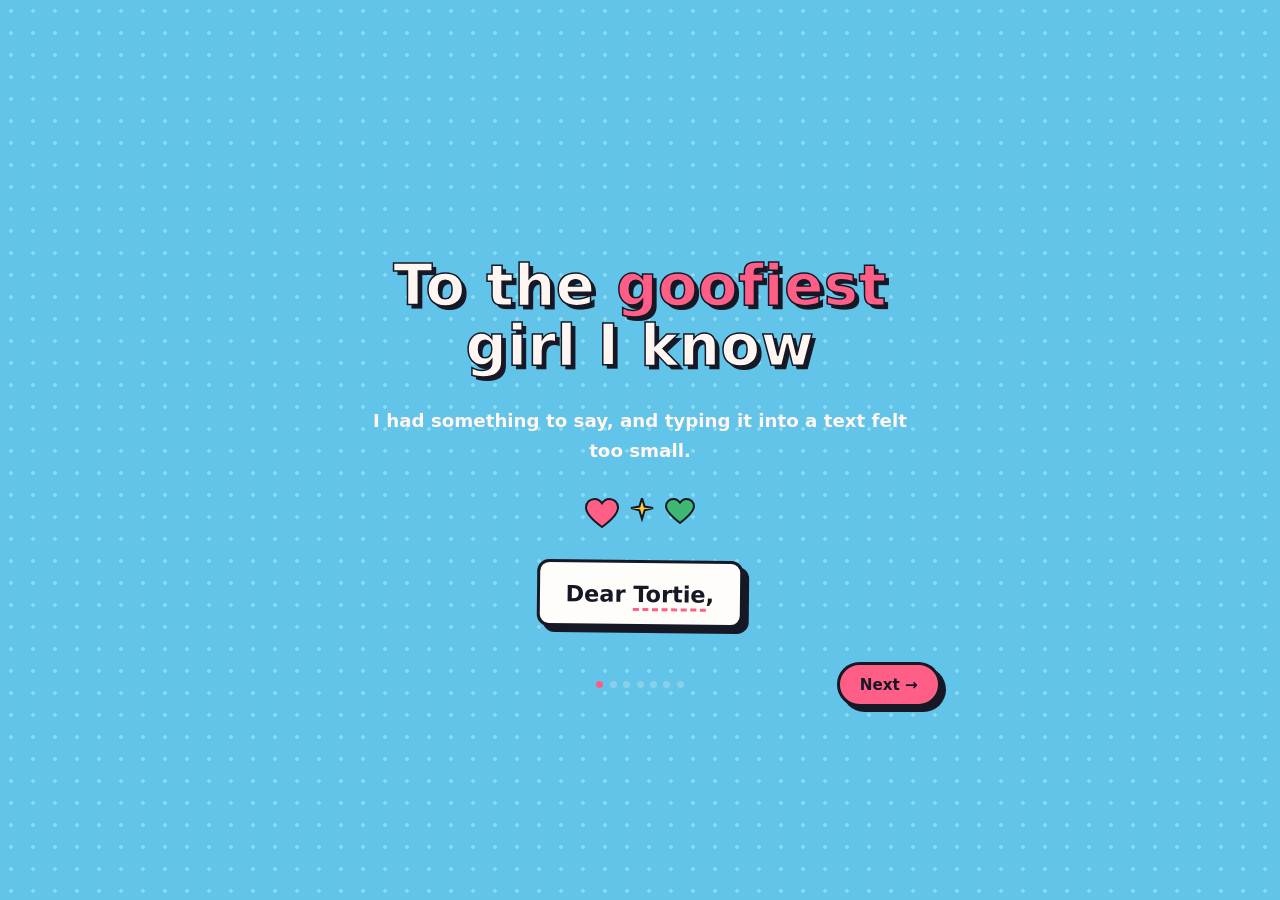
<file: index.html>
<!DOCTYPE html>
<html lang="en">
<head>
<meta charset="UTF-8">
<meta name="viewport" content="width=device-width, initial-scale=1.0">
<title>Still Yours — A Letter</title>
<link rel="stylesheet" href="styles.css">
</head>
<body>
<div class="page on-splash">
  <div class="shell splash">
    <h1 class="display">To the <mark>goofiest</mark> girl I know</h1>
    <p class="sub">I had something to say, and typing it into a text felt too small.</p>
    <div class="doodle-row" aria-hidden="true">
      <svg class="float-doodle" width="34" height="30" viewBox="0 0 34 30"><path d="M17 29C6 21 1 15 1 9.5 1 4.3 5 1 9.7 1c3 0 5.6 1.7 7.3 4.3C18.7 2.7 21.3 1 24.3 1 29 1 33 4.3 33 9.5 33 15 28 21 17 29Z" fill="var(--pink)" stroke="var(--ink)" stroke-width="2"/></svg>
      <svg class="float-doodle" width="26" height="26" viewBox="0 0 26 26"><path d="M13 0l2.6 8.6L24 10l-8.4 2.4L13 21l-2.6-8.6L2 10l8.4-1.4Z" fill="var(--yellow)" stroke="var(--ink)" stroke-width="2"/></svg>
      <svg class="float-doodle" width="30" height="26" viewBox="0 0 30 26"><path d="M15 25C6 18 1 13 1 8.3 1 3.8 4.5 1 8.5 1c2.6 0 4.9 1.5 6.5 3.8C16.6 2.5 18.9 1 21.5 1 25.5 1 29 3.8 29 8.3 29 13 24 18 15 25Z" fill="var(--green)" stroke="var(--ink)" stroke-width="2"/></svg>
    </div>

    <div class="salutation-card">
      <p>Dear <span class="edit-tag">Tortie</span>,</p>
    </div>

    <nav class="page-nav">
      <span></span>
      <span class="progress-dots" aria-hidden="true">
        <span class="dot is-current"></span><span class="dot"></span><span class="dot"></span><span class="dot"></span><span class="dot"></span><span class="dot"></span><span class="dot"></span>
      </span>
      <a class="btn-next" href="panel-1.html">Next →</a>
    </nav>
  </div>
</div>
</body>
</html>
</file>
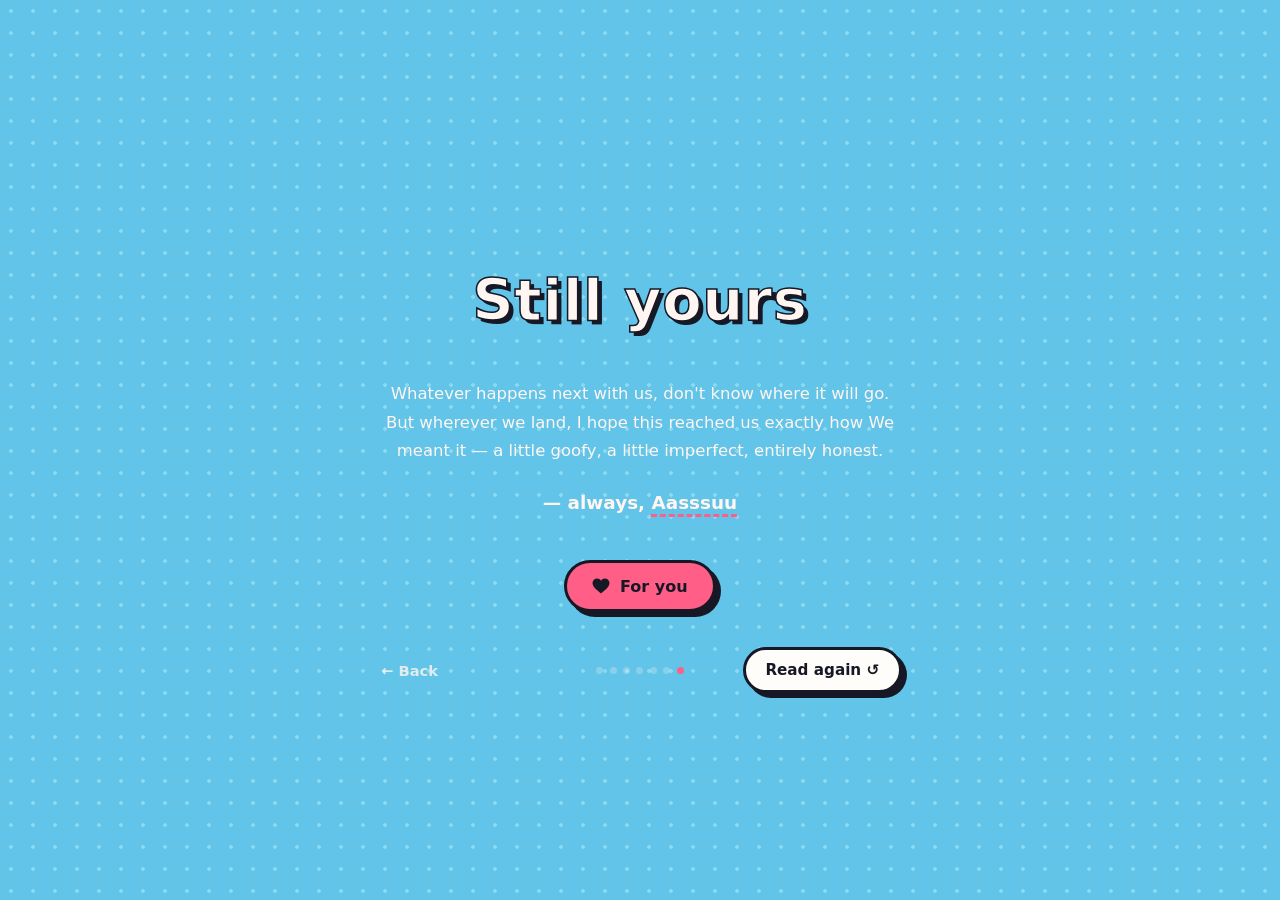
<file: closing.html>
<!DOCTYPE html>
<html lang="en">
<head>
<meta charset="UTF-8">
<meta name="viewport" content="width=device-width, initial-scale=1.0">
<title>Still Yours</title>
<link rel="stylesheet" href="styles.css">
</head>
<body>
<div class="page on-splash">
  <div class="shell splash closing">
    <h1 class="display">Still yours</h1>
    <p class="body-text">Whatever happens next with us, don't know where it will go. But wherever we land, I hope this reached us exactly how We meant it — a little goofy, a little imperfect, entirely honest.</p>
    <p class="signature">— always, <span class="edit-tag">Aasssuu</span></p>
    <button class="heart-btn" id="heart-btn" type="button">
      <svg width="18" height="16" viewBox="0 0 34 30" aria-hidden="true"><path d="M17 29C6 21 1 15 1 9.5 1 4.3 5 1 9.7 1c3 0 5.6 1.7 7.3 4.3C18.7 2.7 21.3 1 24.3 1 29 1 33 4.3 33 9.5 33 15 28 21 17 29Z" fill="var(--ink)"/></svg>
      For you
    </button>

    <nav class="page-nav">
      <a class="btn-back" href="panel-4.html">← Back</a>
      <span class="progress-dots" aria-hidden="true">
        <span class="dot"></span><span class="dot"></span><span class="dot"></span><span class="dot"></span><span class="dot"></span><span class="dot"></span><span class="dot is-current"></span>
      </span>
      <a class="btn-again" href="index.html">Read again ↺</a>
    </nav>
  </div>
</div>
<canvas id="confetti-canvas"></canvas>
<script src="script.js" defer></script>
</body>
</html>
</file>
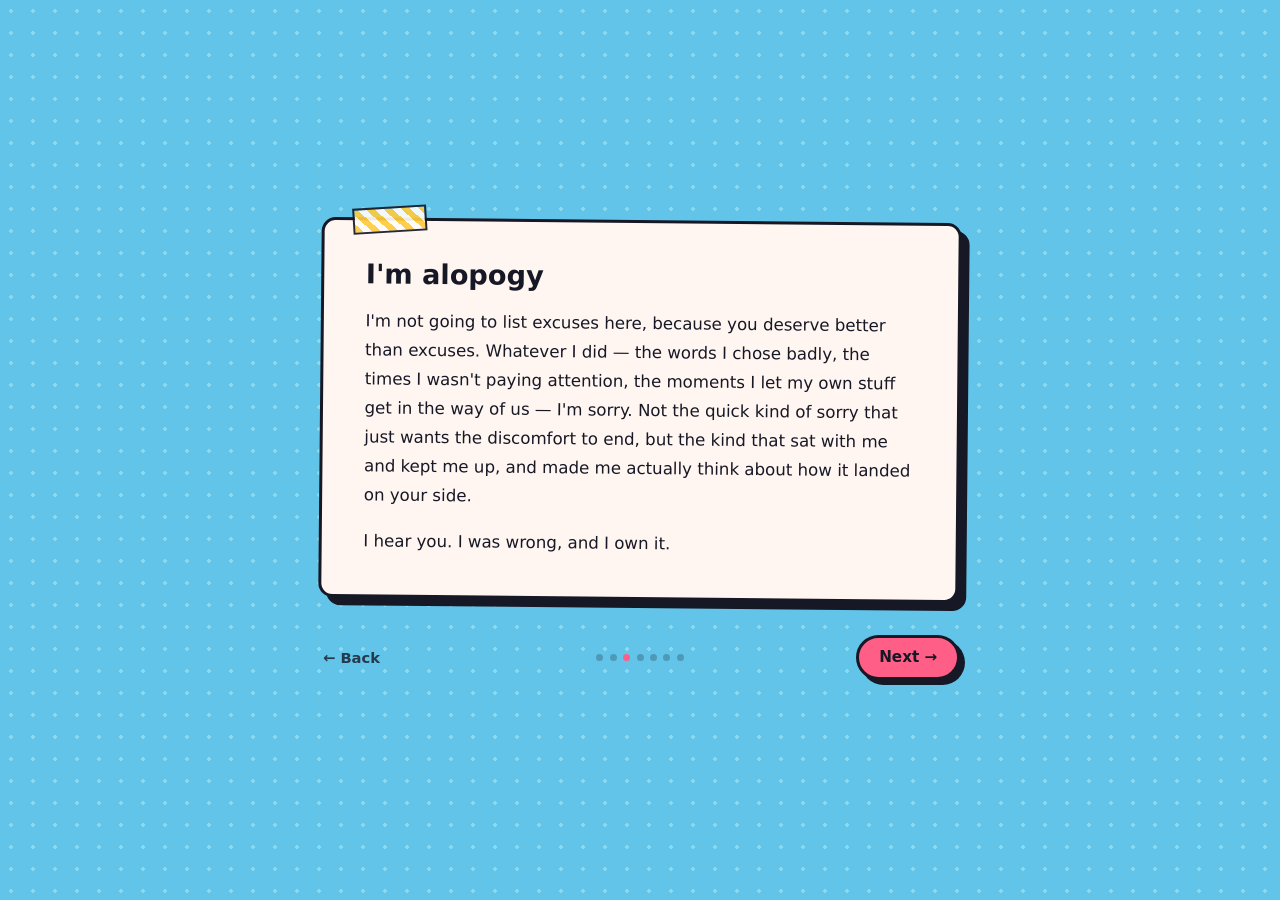
<file: panel-1.html>
<!DOCTYPE html>
<html lang="en">
<head>
<meta charset="UTF-8">
<meta name="viewport" content="width=device-width, initial-scale=1.0">
<link rel="stylesheet" href="styles.css">
</head>
<body>
<div class="page">
  <div class="shell">
    <section class="panel panel--b">
      <div class="tape" aria-hidden="true"></div>
      <h2>I'm alopogy</h2>
      <p>I'm not going to list excuses here, because you deserve better than excuses. Whatever I did — the words I chose badly, the times I wasn't paying attention, the moments I let my own stuff get in the way of us — I'm sorry. Not the quick kind of sorry that just wants the discomfort to end, but the kind that sat with me and kept me up, and made me actually think about how it landed on your side.</p>
      <p>I hear you. I was wrong, and I own it.</p>
    </section>

    <nav class="page-nav">
      <a class="btn-back" href="index.html">← Back</a>
      <span class="progress-dots" aria-hidden="true">
        <span class="dot"></span><span class="dot"></span><span class="dot is-current"></span><span class="dot"></span><span class="dot"></span><span class="dot"></span><span class="dot"></span>
      </span>
      <a class="btn-next" href="panel-2.html">Next →</a>
    </nav>
  </div>
</div>
</body>
</html>
</file>
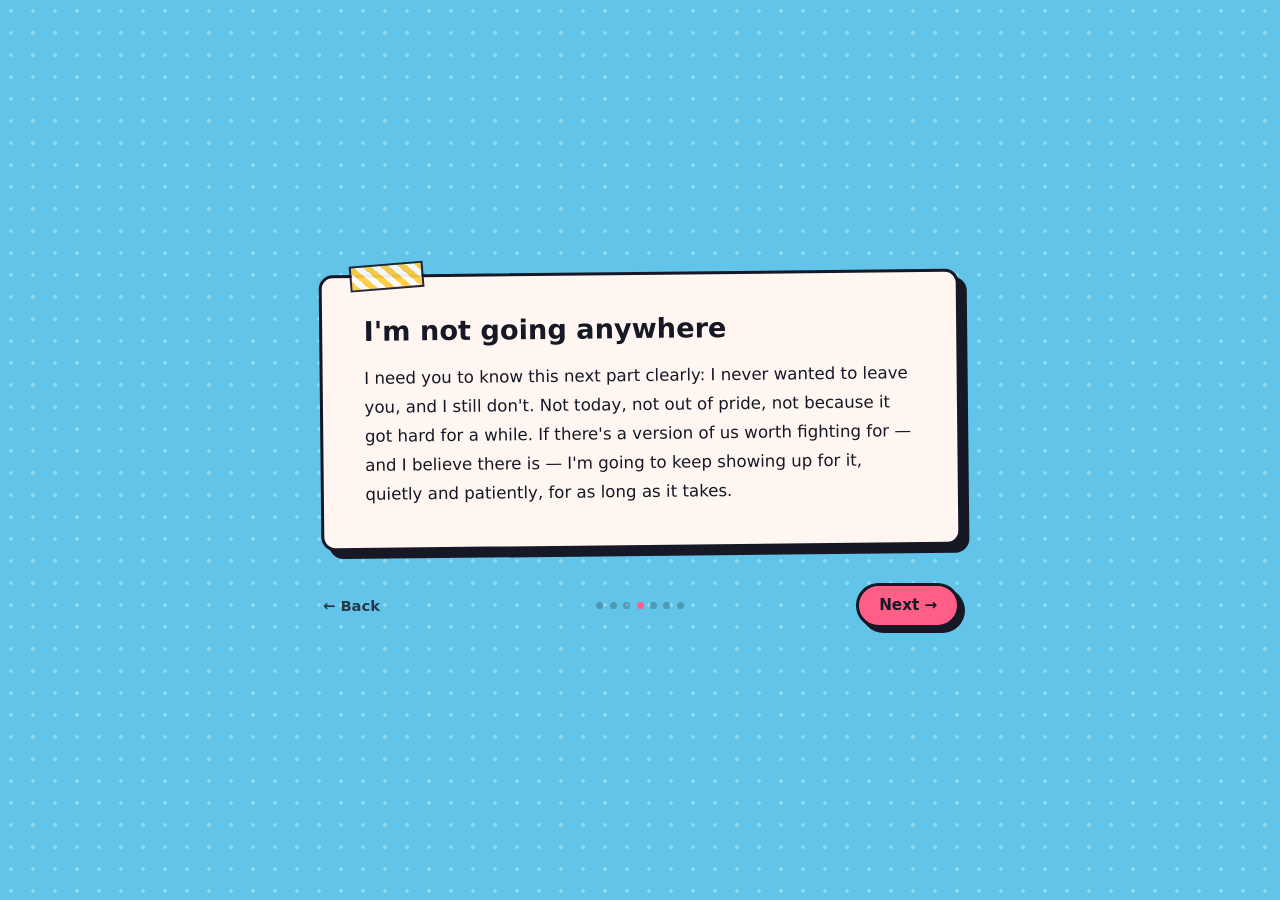
<file: panel-2.html>
<!DOCTYPE html>
<html lang="en">
<head>
<meta charset="UTF-8">
<meta name="viewport" content="width=device-width, initial-scale=1.0">
<link rel="stylesheet" href="styles.css">
</head>
<body>
<div class="page">
  <div class="shell">
    <section class="panel panel--a">
      <div class="tape" aria-hidden="true"></div>
      <h2>I'm not going anywhere</h2>
      <p>I need you to know this next part clearly: I never wanted to leave you, and I still don't. Not today, not out of pride, not because it got hard for a while. If there's a version of us worth fighting for — and I believe there is — I'm going to keep showing up for it, quietly and patiently, for as long as it takes.</p>
    </section>

    <nav class="page-nav">
      <a class="btn-back" href="panel-1.html">← Back</a>
      <span class="progress-dots" aria-hidden="true">
        <span class="dot"></span><span class="dot"></span><span class="dot"></span><span class="dot is-current"></span><span class="dot"></span><span class="dot"></span><span class="dot"></span>
      </span>
      <a class="btn-next" href="panel-3.html">Next →</a>
    </nav>
  </div>
</div>
</body>
</html>
</file>
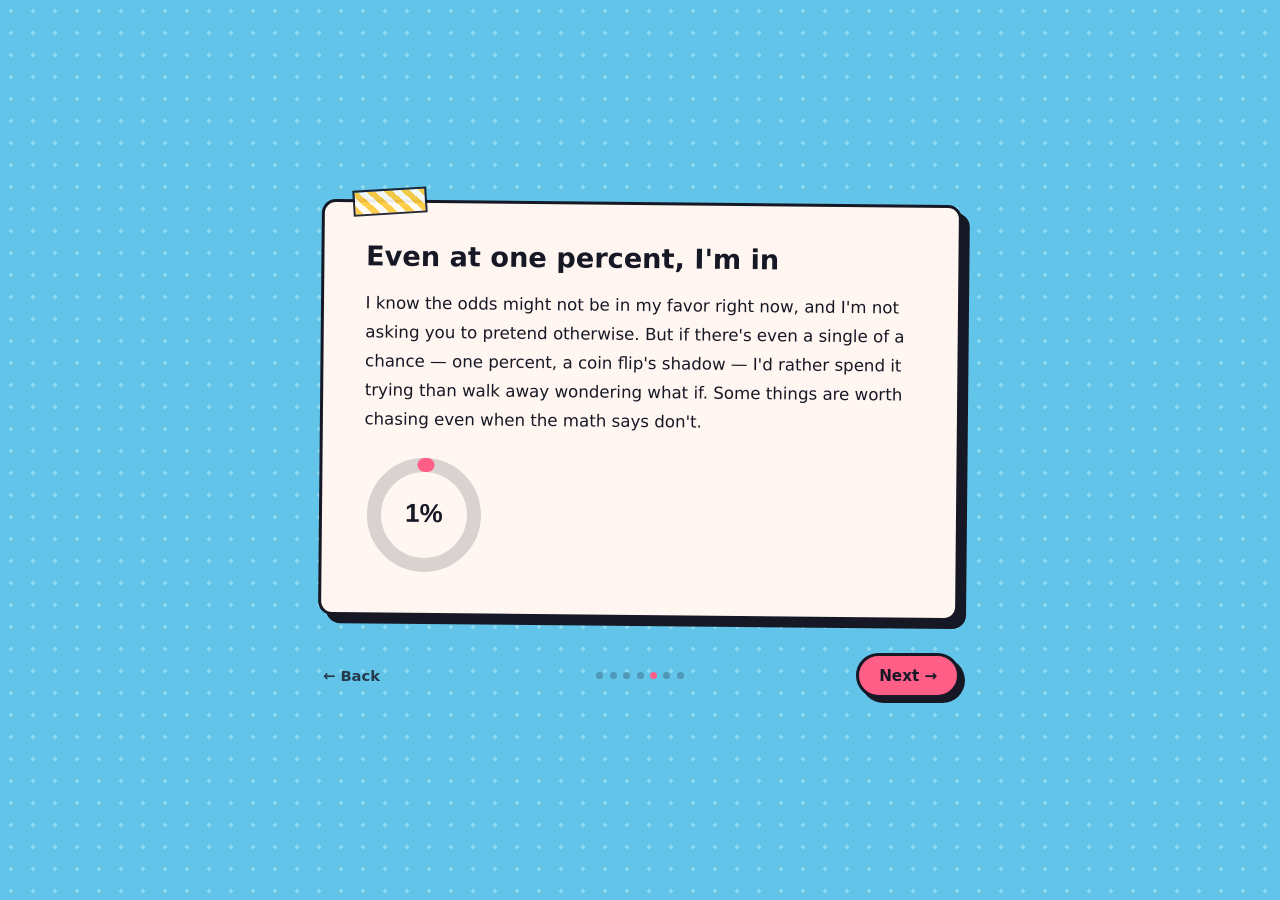
<file: panel-3.html>
<!DOCTYPE html>
<html lang="en">
<head>
<meta charset="UTF-8">
<meta name="viewport" content="width=device-width, initial-scale=1.0">
<link rel="stylesheet" href="styles.css">
</head>
<body>
<div class="page">
  <div class="shell">
    <section class="panel panel--b">
      <div class="tape" aria-hidden="true"></div>
      <h2>Even at one percent, I'm in</h2>
      <p>I know the odds might not be in my favor right now, and I'm not asking you to pretend otherwise. But if there's even a single of a chance — one percent, a coin flip's shadow — I'd rather spend it trying than walk away wondering what if. Some things are worth chasing even when the math says don't.</p>
      <div class="gauge-row">
        <svg width="120" height="120" viewBox="0 0 120 120" role="img" aria-label="A gauge showing one percent, nearly empty">
          <circle cx="60" cy="60" r="50" fill="none" stroke="var(--line)" stroke-width="14"/>
          <circle id="gauge-arc" cx="60" cy="60" r="50" fill="none" stroke="var(--pink)" stroke-width="14"
                  stroke-linecap="round" transform="rotate(-90 60 60)"
                  stroke-dasharray="314.16" stroke-dashoffset="311.02"/>
          <text x="60" y="67" text-anchor="middle" font-family="Arial Black, sans-serif" font-weight="900" font-size="26" fill="var(--ink)">1%</text>
        </svg>
      </div>
    </section>

    <nav class="page-nav">
      <a class="btn-back" href="panel-2.html">← Back</a>
      <span class="progress-dots" aria-hidden="true">
        <span class="dot"></span><span class="dot"></span><span class="dot"></span><span class="dot"></span><span class="dot is-current"></span><span class="dot"></span><span class="dot"></span>
      </span>
      <a class="btn-next" href="panel-4.html">Next →</a>
    </nav>
  </div>
</div>
<script src="script.js" defer></script>
</body>
</html>
</file>
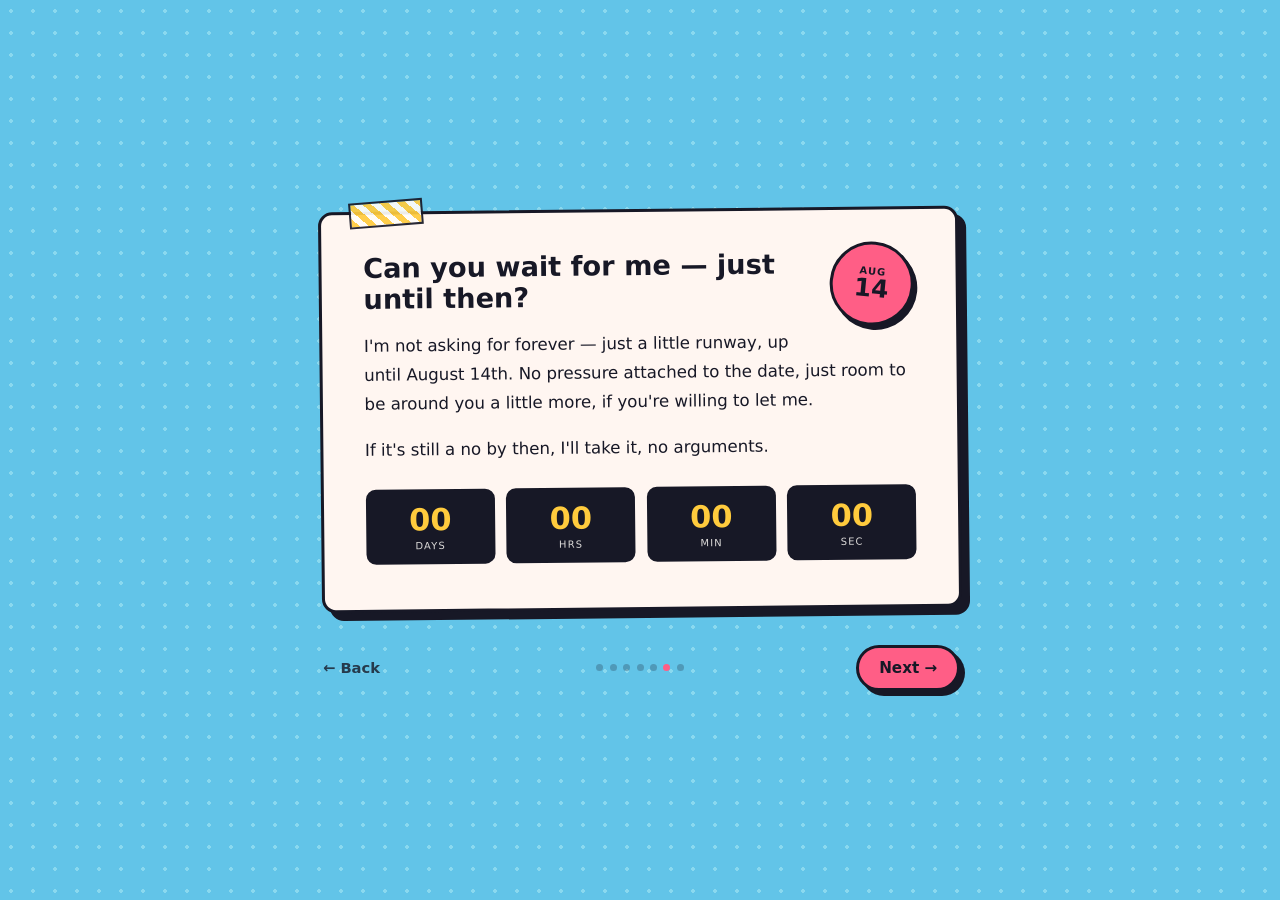
<file: panel-4.html>
<!DOCTYPE html>
<html lang="en">
<head>
<meta charset="UTF-8">
<meta name="viewport" content="width=device-width, initial-scale=1.0">
<link rel="stylesheet" href="styles.css">
</head>
<body>
<div class="page">
  <div class="shell">
    <section class="panel panel--a">
      <div class="tape" aria-hidden="true"></div>
      <span class="date-badge"><span class="m">Aug</span><span class="d">14</span></span>
      <h2>Can you wait for me — just until then?</h2>
      <p>I'm not asking for forever — just a little runway, up until August 14th. No pressure attached to the date, just room to be around you a little more, if you're willing to let me.</p>
      <p>If it's still a no by then, I'll take it, no arguments.</p>
      <div class="countdown" aria-live="polite">
        <div class="count-cell"><span class="num" id="cd-days">00</span><span class="unit">Days</span></div>
        <div class="count-cell"><span class="num" id="cd-hours">00</span><span class="unit">Hrs</span></div>
        <div class="count-cell"><span class="num" id="cd-mins">00</span><span class="unit">Min</span></div>
        <div class="count-cell"><span class="num" id="cd-secs">00</span><span class="unit">Sec</span></div>
      </div>
    </section>

    <nav class="page-nav">
      <a class="btn-back" href="panel-3.html">← Back</a>
      <span class="progress-dots" aria-hidden="true">
        <span class="dot"></span><span class="dot"></span><span class="dot"></span><span class="dot"></span><span class="dot"></span><span class="dot is-current"></span><span class="dot"></span>
      </span>
      <a class="btn-next" href="closing.html">Next →</a>
    </nav>
  </div>
</div>
<script src="script.js" defer></script>
</body>
</html>
</file>
<file: styles.css>
:root {
  --ink: #171826;
  --bg: #62c4e8;
  --bg-soft: #8ad9ef;
  --paper: #fff6f1;
  --paper-alt: #fffdf9;
  --pink: #ff5e86;
  --pink-deep: #e8305f;
  --yellow: #ffcb3d;
  --green: #3fb873;
  --line: rgba(23, 24, 38, 0.16);
  --shadow-hard: var(--ink);
  color-scheme: light;
}

@media (prefers-color-scheme: dark) {
  :root {
    --ink: #f3efe4;
    --bg: #0e1130;
    --bg-soft: #171a3d;
    --paper: #1c1f3c;
    --paper-alt: #22254a;
    --pink: #ff7a9c;
    --pink-deep: #ff4d78;
    --yellow: #ffd35c;
    --green: #57cf8a;
    --line: rgba(243, 239, 228, 0.18);
    --shadow-hard: #05061a;
    color-scheme: dark;
  }
}

:root[data-theme="dark"] {
  --ink: #f3efe4;
  --bg: #0e1130;
  --bg-soft: #171a3d;
  --paper: #1c1f3c;
  --paper-alt: #22254a;
  --pink: #ff7a9c;
  --pink-deep: #ff4d78;
  --yellow: #ffd35c;
  --green: #57cf8a;
  --line: rgba(243, 239, 228, 0.18);
  --shadow-hard: #05061a;
  color-scheme: dark;
}

:root[data-theme="light"] {
  --ink: #171826;
  --bg: #62c4e8;
  --bg-soft: #8ad9ef;
  --paper: #fff6f1;
  --paper-alt: #fffdf9;
  --pink: #ff5e86;
  --pink-deep: #e8305f;
  --yellow: #ffcb3d;
  --green: #3fb873;
  --line: rgba(23, 24, 38, 0.16);
  --shadow-hard: #171826;
  color-scheme: light;
}

* { box-sizing: border-box; }

html, body { height: 100%; }

body {
  margin: 0;
  min-height: 100dvh;
  background: var(--bg);
  color: var(--ink);
  font-family: -apple-system, BlinkMacSystemFont, "Segoe UI", system-ui, sans-serif;
  overflow-x: hidden;
  background-image: radial-gradient(circle, var(--bg-soft) 1.6px, transparent 1.6px);
  background-size: 22px 22px;
  display: flex;
  flex-direction: column;
  align-items: center;
  justify-content: center;
  padding: clamp(1.4rem, 5vw, 3rem) clamp(1.1rem, 4vw, 2rem);
}

a { color: inherit; }

.display {
  font-family: "Arial Black", "Segoe UI Black", "Helvetica Neue", system-ui, sans-serif;
  font-weight: 900;
  letter-spacing: 0.01em;
  text-wrap: balance;
  -webkit-text-stroke: 1.5px var(--ink);
  text-shadow: 4px 4px 0 var(--shadow-hard);
}

.shell {
  width: 100%;
  max-width: 640px;
  display: flex;
  flex-direction: column;
  align-items: center;
  text-align: center;
}

@media (prefers-reduced-motion: no-preference) {
  .shell { animation: rise 0.55s ease both; }
}
@keyframes rise {
  from { opacity: 0; transform: translateY(14px); }
  to { opacity: 1; transform: translateY(0); }
}

/* ---------- SPLASH (cover / closing) ---------- */

.eyebrow {
  display: inline-flex;
  align-items: center;
  gap: 0.5em;
  background: var(--paper);
  border: 3px solid var(--ink);
  border-radius: 999px;
  padding: 0.4em 1.1em;
  font-size: 0.72rem;
  font-weight: 800;
  letter-spacing: 0.16em;
  text-transform: uppercase;
  box-shadow: 4px 4px 0 var(--shadow-hard);
  transform: rotate(-2deg);
  color: var(--ink);
}

.splash h1 {
  margin: 1.1em 0 0.5em;
  font-size: clamp(2.1rem, 6.4vw, 3.6rem);
  line-height: 1.05;
  color: var(--paper);
  max-width: 15ch;
}
.splash h1 mark {
  background: none;
  color: var(--pink);
}

.splash .sub {
  max-width: 44ch;
  margin: 0;
  font-size: clamp(1rem, 2.2vw, 1.14rem);
  line-height: 1.65;
  color: var(--paper);
  font-weight: 600;
}

.doodle-row {
  margin-top: 2rem;
  display: flex;
  justify-content: center;
  gap: 0.6rem;
}
.doodle-row svg { display: block; }

@media (prefers-reduced-motion: no-preference) {
  .float-doodle { animation: bob 4.5s ease-in-out infinite; }
  .float-doodle:nth-child(2) { animation-delay: 0.6s; }
  .float-doodle:nth-child(3) { animation-delay: 1.2s; }
}
@keyframes bob {
  0%, 100% { transform: translateY(0) rotate(-4deg); }
  50% { transform: translateY(-9px) rotate(4deg); }
}

.salutation-card {
  margin-top: 2rem;
  background: var(--paper-alt);
  border: 3px solid var(--ink);
  border-radius: 12px;
  padding: 1.1em 1.6em;
  box-shadow: 6px 6px 0 var(--shadow-hard);
  transform: rotate(0.6deg);
}
.salutation-card p {
  margin: 0;
  font-size: clamp(1.15rem, 3vw, 1.4rem);
  font-weight: 800;
}
.edit-tag {
  border-bottom: 3px dashed var(--pink);
  padding-bottom: 0.05em;
}

.closing .sub { color: var(--paper); }
.closing p.body-text {
  max-width: 50ch;
  margin: 1.2em 0 0;
  font-size: 1.03rem;
  line-height: 1.75;
  color: var(--paper);
  font-weight: 500;
}
.signature {
  margin-top: 1.6rem;
  font-size: 1.15rem;
  font-weight: 800;
  color: var(--paper);
}

.heart-btn {
  position: relative;
  display: inline-flex;
  align-items: center;
  gap: 0.6em;
  background: var(--pink);
  color: var(--ink);
  border: 3px solid var(--ink);
  border-radius: 999px;
  padding: 0.85em 1.6em;
  font-size: 1rem;
  font-weight: 800;
  cursor: pointer;
  box-shadow: 5px 5px 0 var(--shadow-hard);
  transition: transform 0.12s ease, box-shadow 0.12s ease;
  font-family: inherit;
  margin-top: 1.8rem;
}
.heart-btn:hover { transform: translate(-2px, -2px); box-shadow: 7px 7px 0 var(--shadow-hard); }
.heart-btn:active { transform: translate(1px, 1px); box-shadow: 3px 3px 0 var(--shadow-hard); }
.heart-btn:focus-visible { outline: 3px solid var(--green); outline-offset: 3px; }

#confetti-canvas {
  position: fixed;
  inset: 0;
  pointer-events: none;
  z-index: 50;
}

.foot-note {
  margin-top: 2rem;
  font-size: 0.78rem;
  opacity: 0.75;
  font-weight: 600;
  color: var(--paper);
}

/* ---------- PANEL (comic card) ---------- */

.panel {
  position: relative;
  width: 100%;
  background: var(--paper);
  border: 3px solid var(--ink);
  border-radius: 14px;
  padding: clamp(1.6rem, 4vw, 2.4rem) clamp(1.6rem, 4vw, 2.6rem);
  box-shadow: 8px 8px 0 var(--shadow-hard);
  text-align: left;
}
.panel--a { transform: rotate(-0.6deg); }
.panel--b { transform: rotate(0.55deg); }

.panel .tape {
  position: absolute;
  top: -14px;
  left: 28px;
  width: 74px;
  height: 26px;
  background: repeating-linear-gradient(45deg, var(--yellow), var(--yellow) 6px, var(--paper-alt) 6px, var(--paper-alt) 12px);
  border: 2px solid var(--ink);
  transform: rotate(-4deg);
  opacity: 0.92;
}

.panel .tag {
  display: inline-block;
  font-size: 0.68rem;
  font-weight: 800;
  letter-spacing: 0.14em;
  text-transform: uppercase;
  color: var(--paper-alt);
  background: var(--ink);
  padding: 0.3em 0.7em;
  border-radius: 6px;
  margin-bottom: 0.9em;
}

.panel h2 {
  margin: 0 0 0.6em;
  font-size: clamp(1.35rem, 3vw, 1.7rem);
  font-family: "Arial Black", "Segoe UI Black", "Helvetica Neue", system-ui, sans-serif;
  font-weight: 900;
  color: var(--ink);
}

.panel p {
  font-size: 1.04rem;
  line-height: 1.75;
  max-width: 62ch;
  margin: 0;
  color: var(--ink);
}
.panel p + p { margin-top: 1em; }

.gauge-row {
  display: flex;
  align-items: center;
  gap: clamp(1.2rem, 4vw, 2rem);
  flex-wrap: wrap;
  margin-top: 1.3rem;
}
.gauge-row svg { flex: 0 0 auto; }
.gauge-label {
  font-size: 0.85rem;
  font-weight: 700;
  color: var(--ink);
  opacity: 0.75;
  max-width: 30ch;
}

.countdown {
  display: grid;
  grid-template-columns: repeat(4, 1fr);
  gap: 0.7rem;
  margin: 1.6rem 0 0.4rem;
}
.count-cell {
  background: var(--ink);
  color: var(--paper-alt);
  border-radius: 10px;
  padding: 0.8em 0.4em;
  text-align: center;
}
.count-cell .num {
  display: block;
  font-family: "Arial Black", "Segoe UI Black", system-ui, sans-serif;
  font-weight: 900;
  font-size: clamp(1.3rem, 4vw, 1.9rem);
  font-variant-numeric: tabular-nums;
  color: var(--yellow);
}
.count-cell .unit {
  display: block;
  font-size: 0.62rem;
  letter-spacing: 0.12em;
  text-transform: uppercase;
  margin-top: 0.3em;
  opacity: 0.85;
}

.date-badge {
  display: inline-flex;
  flex-direction: column;
  align-items: center;
  justify-content: center;
  width: 84px;
  height: 84px;
  border-radius: 50%;
  background: var(--pink);
  border: 3px solid var(--ink);
  color: var(--ink);
  font-weight: 900;
  float: right;
  margin: -6px 0 0.8em 1em;
  transform: rotate(6deg);
  box-shadow: 4px 4px 0 var(--shadow-hard);
}
.date-badge .m { font-size: 0.62rem; letter-spacing: 0.1em; text-transform: uppercase; }
.date-badge .d { font-size: 1.55rem; line-height: 1; }

/* ---------- PAGE NAV ---------- */

.page-nav {
  width: 100%;
  margin-top: clamp(1.6rem, 4vw, 2.2rem);
  display: grid;
  grid-template-columns: 1fr auto 1fr;
  align-items: center;
  gap: 0.8rem;
}

.btn-back,
.btn-next,
.btn-again {
  font-family: inherit;
  font-weight: 800;
  text-decoration: none;
  border-radius: 999px;
  white-space: nowrap;
}

.btn-back {
  justify-self: start;
  color: var(--ink);
  font-size: 0.92rem;
  padding: 0.5em 0.2em;
  opacity: 0.8;
}
.page.on-splash .btn-back { color: var(--paper); }
.btn-back:hover { opacity: 1; text-decoration: underline; }

.btn-next {
  justify-self: end;
  background: var(--pink);
  color: var(--ink);
  border: 3px solid var(--ink);
  padding: 0.7em 1.3em;
  font-size: 0.95rem;
  box-shadow: 5px 5px 0 var(--shadow-hard);
  transition: transform 0.12s ease, box-shadow 0.12s ease;
}
.btn-next:hover { transform: translate(-2px, -2px); box-shadow: 7px 7px 0 var(--shadow-hard); }
.btn-next:active { transform: translate(1px, 1px); box-shadow: 3px 3px 0 var(--shadow-hard); }

.btn-again {
  justify-self: end;
  background: var(--paper-alt);
  color: var(--ink);
  border: 3px solid var(--ink);
  padding: 0.7em 1.3em;
  font-size: 0.95rem;
  box-shadow: 5px 5px 0 var(--shadow-hard);
  transition: transform 0.12s ease, box-shadow 0.12s ease;
}
.btn-again:hover { transform: translate(-2px, -2px); box-shadow: 7px 7px 0 var(--shadow-hard); }

.btn-back:focus-visible,
.btn-next:focus-visible,
.btn-again:focus-visible {
  outline: 3px solid var(--green);
  outline-offset: 3px;
}

.progress-dots {
  display: flex;
  justify-content: center;
  gap: 0.4rem;
}
.progress-dots .dot {
  width: 7px;
  height: 7px;
  border-radius: 50%;
  background: var(--ink);
  opacity: 0.25;
}
.progress-dots .dot.is-current {
  opacity: 1;
  background: var(--pink);
}
.page.on-splash .progress-dots .dot { background: var(--paper); }
.page.on-splash .progress-dots .dot.is-current { background: var(--pink); opacity: 1; }
</file>
